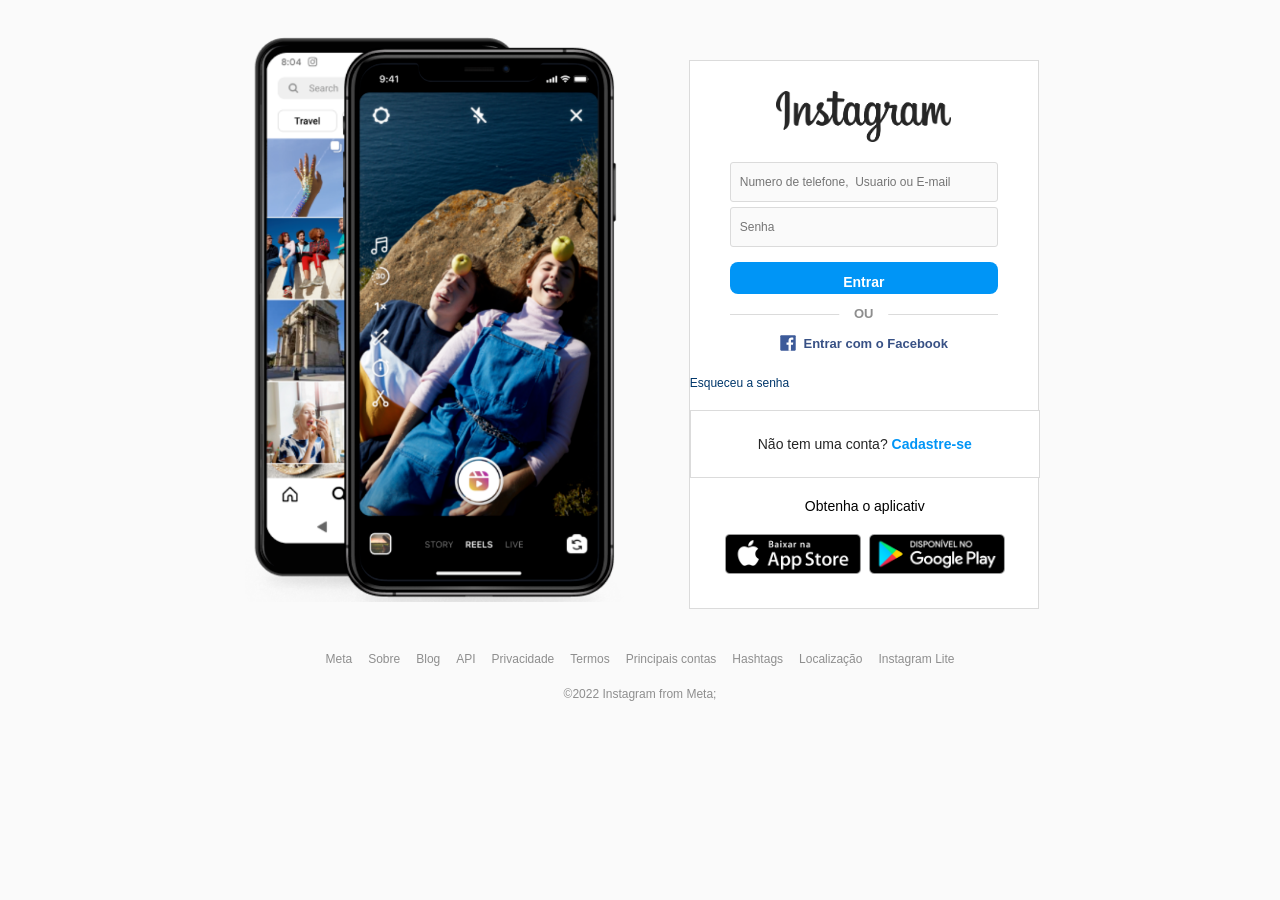
<file: 10_CLONE_HOME_INSTA/index.html>
<!DOCTYPE html>
<html lang="en">
<head>
    <meta charset="UTF-8">
    <meta name="viewport" content="width=device-width, initial-scale=1.0">
    <title>Instagram</title>
    <link rel="stylesheet" href="css/style.css">
    <link rel="shortcut icon" href="img/favicon.png" type="image/x-icon">
</head>
<body>
    <main>
        <div id="main-container">
            <!-- BANNER CONTAINER -->
            <div id="banner-container">
                <img src="img/banner2.png" alt="Cria uma conta no instagram">
            </div>

            <!-- LOGIN E REGISTRo -->
             <div id="form-container">
                <div id="form-box">
                    <img id="logo-insta" src="img/logo_instagram.png" alt="Instagram Logo">
                    <form id="login-form">
                        <input type="text" name="username" placeholder="Numero de telefone,  Usuario ou E-mail">
                        <input type="password" name="password" placeholder="Senha">
                        <input type="submit" value="Entrar">
                    </form>

                    <div class="separator">
                        <div class="line"></div>
                        <span>Ou</span>
                    </div>

                    <div id="orther-links">
                        <div id="facebook-login">
                            <a href="#">
                                <img src="img/logo_facebook.svg" alt="Facebook login">
                                <span>Entrar com o Facebook</span>
                            </a>
                        </div>
                    </div>

                    <div id="forgot-pass">
                        <a href="#">Esqueceu a senha</a>
                    </div>

                    <div id="register-container">
                        <p>Não tem uma conta? <a href="#">Cadastre-se</a></p>
                    </div>

                    <div id="get-app-container">
                        <p>Obtenha o aplicativ</p>
                        <a href="#"><img src="img/apple_btn.png" alt="Apple Store"></a>
                        <a href="#"><img src="img/gplay_btn.png" alt="Google play Store"></a>
                    </div>
                </div>
             </div>
        </div>
    </main>

    <footer>
        <nav>
            <ul id="footer-links">
                <li><a href="#">Meta</a></li>
                <li><a href="#">Sobre</a></li>
                <li><a href="#">Blog</a></li>
                <li><a href="#">API</a></li>
                <li><a href="#">Privacidade</a></li>
                <li><a href="#">Termos</a></li>
                <li><a href="#">Principais contas</a></li>
                <li><a href="#">Hashtags</a></li>
                <li><a href="#">Localização</a></li>
                <li><a href="#">Instagram Lite</a></li>
            </ul>
        </nav>
        <p id="copyright">&copy;2022 Instagram from Meta;</p>
    </footer>
    
</body>
</html>
</file>
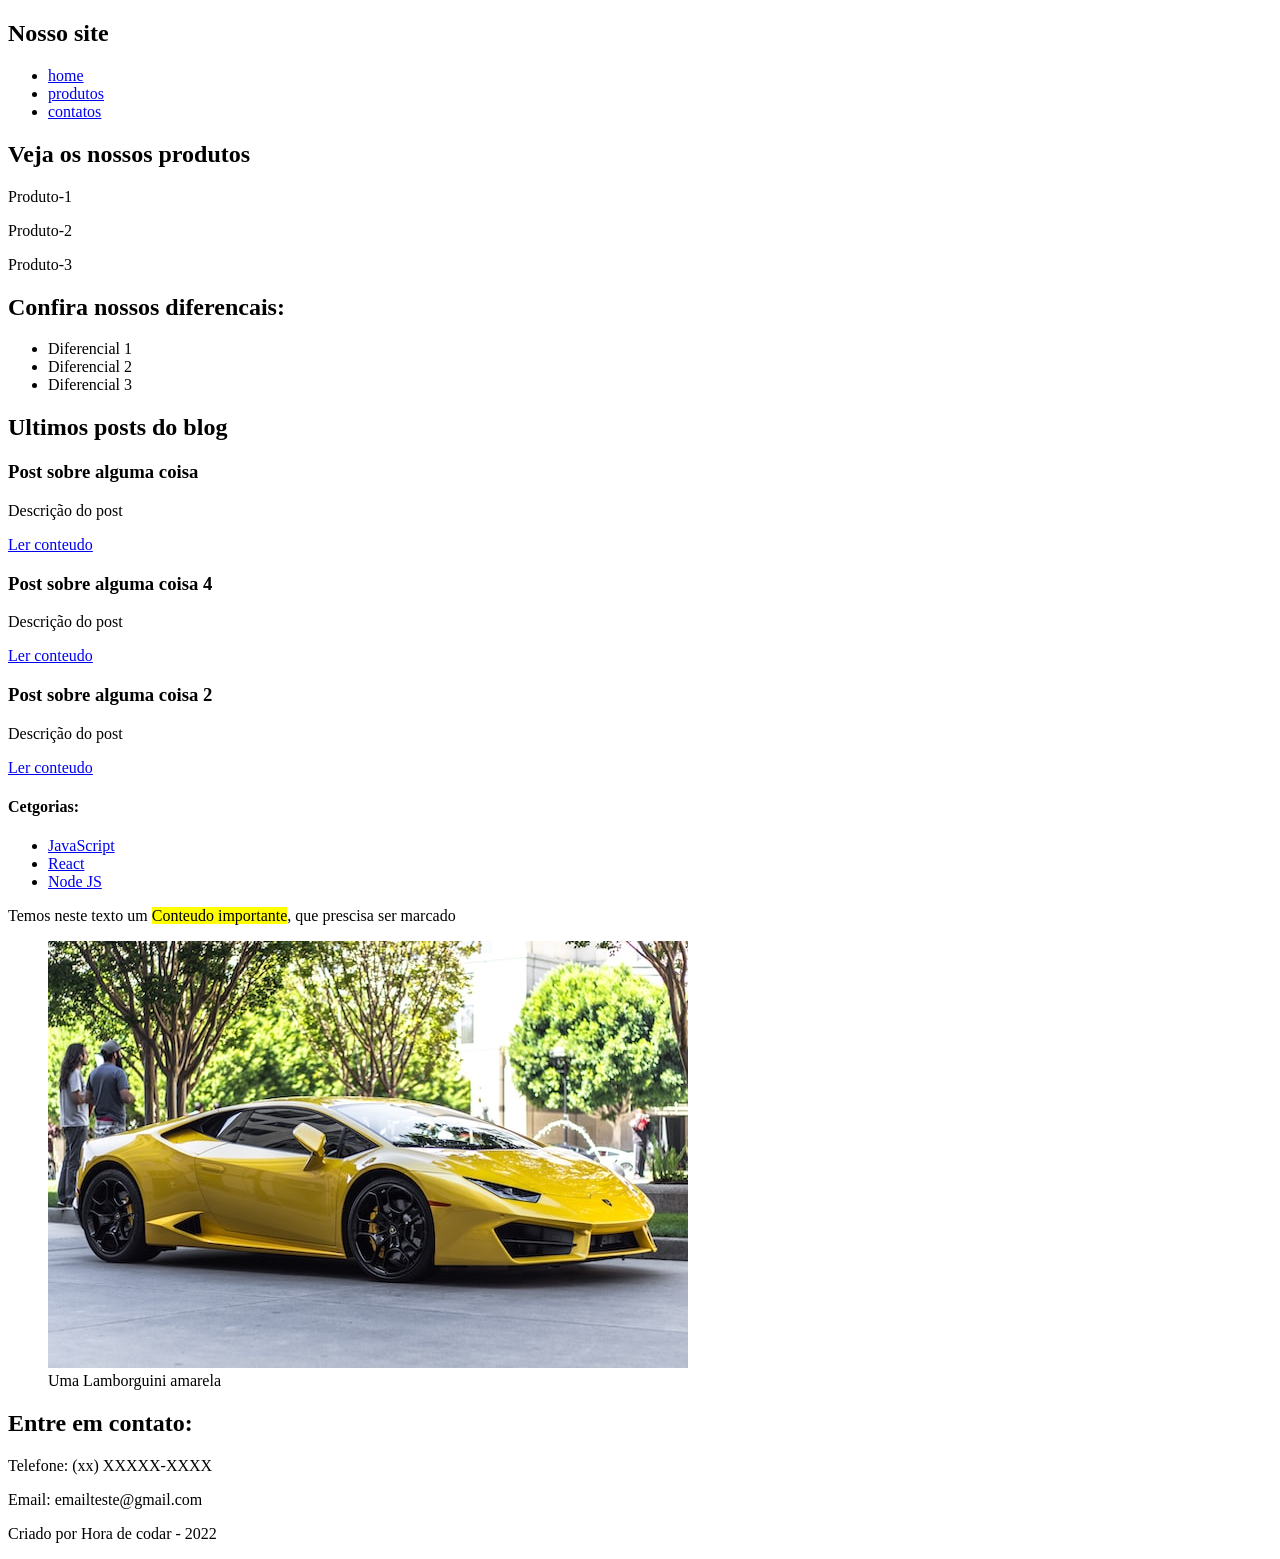
<file: 11_HTML_SEMANTICO/index.html>
<!DOCTYPE html>
<html lang="en">
<head>
    <meta charset="UTF-8">
    <meta name="viewport" content="width=device-width, initial-scale=1.0">
    <title>HTML Semântico</title>
</head>
<body>

    <!-- 3 - HEADER -->
     <header>
        <!-- <h2>Nosso site</h2>
        <ul>
            <li><a href="#">home</a></li>
            <li><a href="#">produtos</a></li>
            <li><a href="#">contatos</a></li>
        </ul> -->

        <!-- 5 - NAV -->
        <nav>
            <h2>Nosso site</h2>
        <ul>
            <li><a href="#">home</a></li>
            <li><a href="#">produtos</a></li>
            <li><a href="#">contatos</a></li>
        </ul>
        </nav>
     </header>

    <!-- 8 - MAIN -->
    <main>
        <!-- 1 - SECTION -->
     <section>
        <h2>Veja os nossos produtos</h2>
        <p>Produto-1</p>
        <p>Produto-2</p>
        <p>Produto-3</p>
     </section>

     <section>
        <h2>Confira nossos diferencais:</h2>
        <ul>
            <li>Diferencial 1</li>
            <li>Diferencial 2</li>
            <li>Diferencial 3</li>
        </ul>
     </section>

    <!-- 2 - ARTICLE -->
     <section>
        <h2>Ultimos posts do blog</h2>
        <article>
            <h3>Post sobre alguma coisa</h3>
            <p>Descrição do post</p>
            <a href="#">Ler conteudo</a>
        </article>
        <article>
            <h3>Post sobre alguma coisa 4</h3>
            <p>Descrição do post</p>
            <a href="#">Ler conteudo</a>
        </article>
        <article>
            <h3>Post sobre alguma coisa 2</h3>
            <p>Descrição do post</p>
            <a href="#">Ler conteudo</a>
        </article>
     </section>
    </main>
     
    <!-- 6 - ASIDE -->
     <aside>
        <h4>Cetgorias:</h4>
        <ul>
            <li><a href="#">JavaScript</a></li>
            <li><a href="#">React</a></li>
            <li><a href="#">Node JS</a></li>
        </ul>
     </aside>

    <!-- 9 - MARK -->
     <p>
        Temos neste texto um <mark> Conteudo importante</mark>, que prescisa ser marcado
     </p>

    <!-- 7 - FIGURE E FIGCAPTION -->
     <figure>
        <img src="img/lambo.jpg" alt="lamboguirne">
        <figcaption>Uma Lamborguini amarela</figcaption>
     </figure>

    <!-- 4 - FOOTER -->
     <footer>
        <div>
            <h2>Entre em contato:</h2>
            <p>Telefone: (xx) XXXXX-XXXX</p>
            <p>Email: emailteste@gmail.com</p>
        </div>
        <p>Criado por Hora de codar - 2022</p>
     </footer>
</body>
</html>
</file>
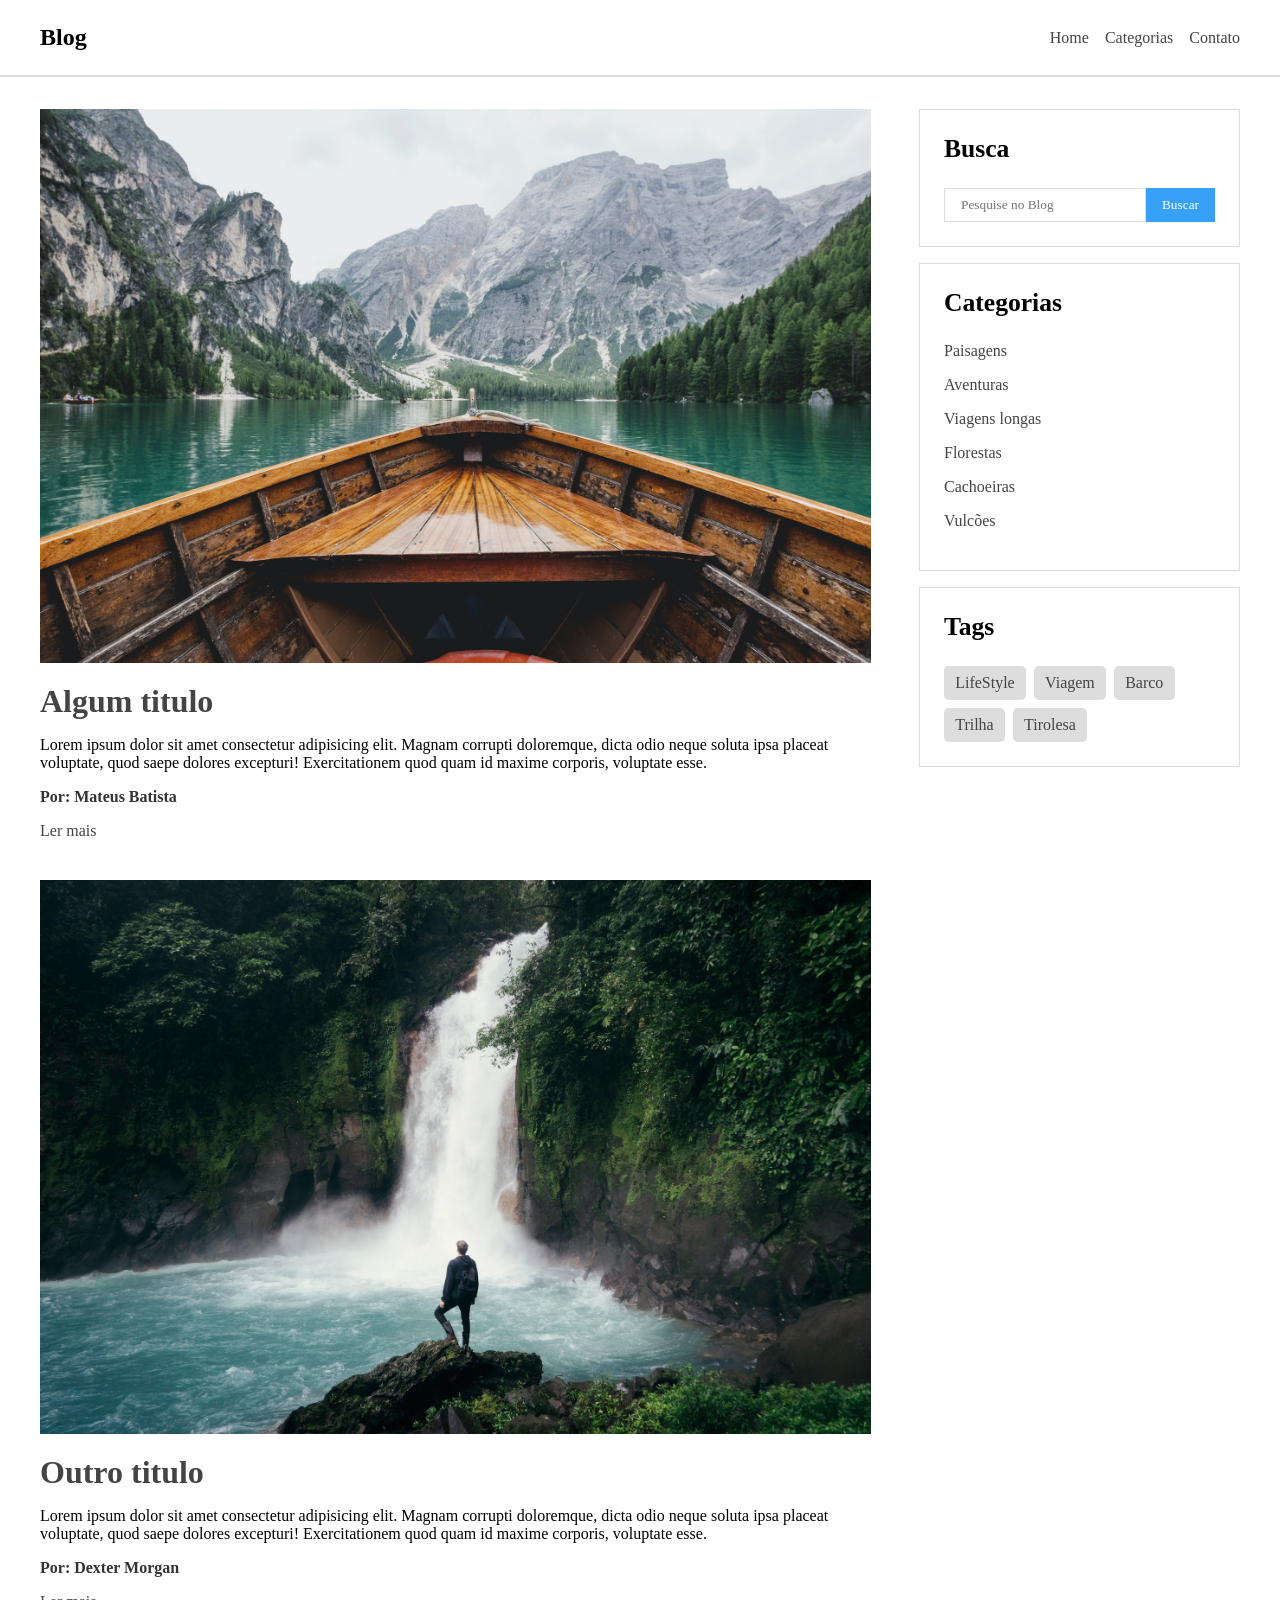
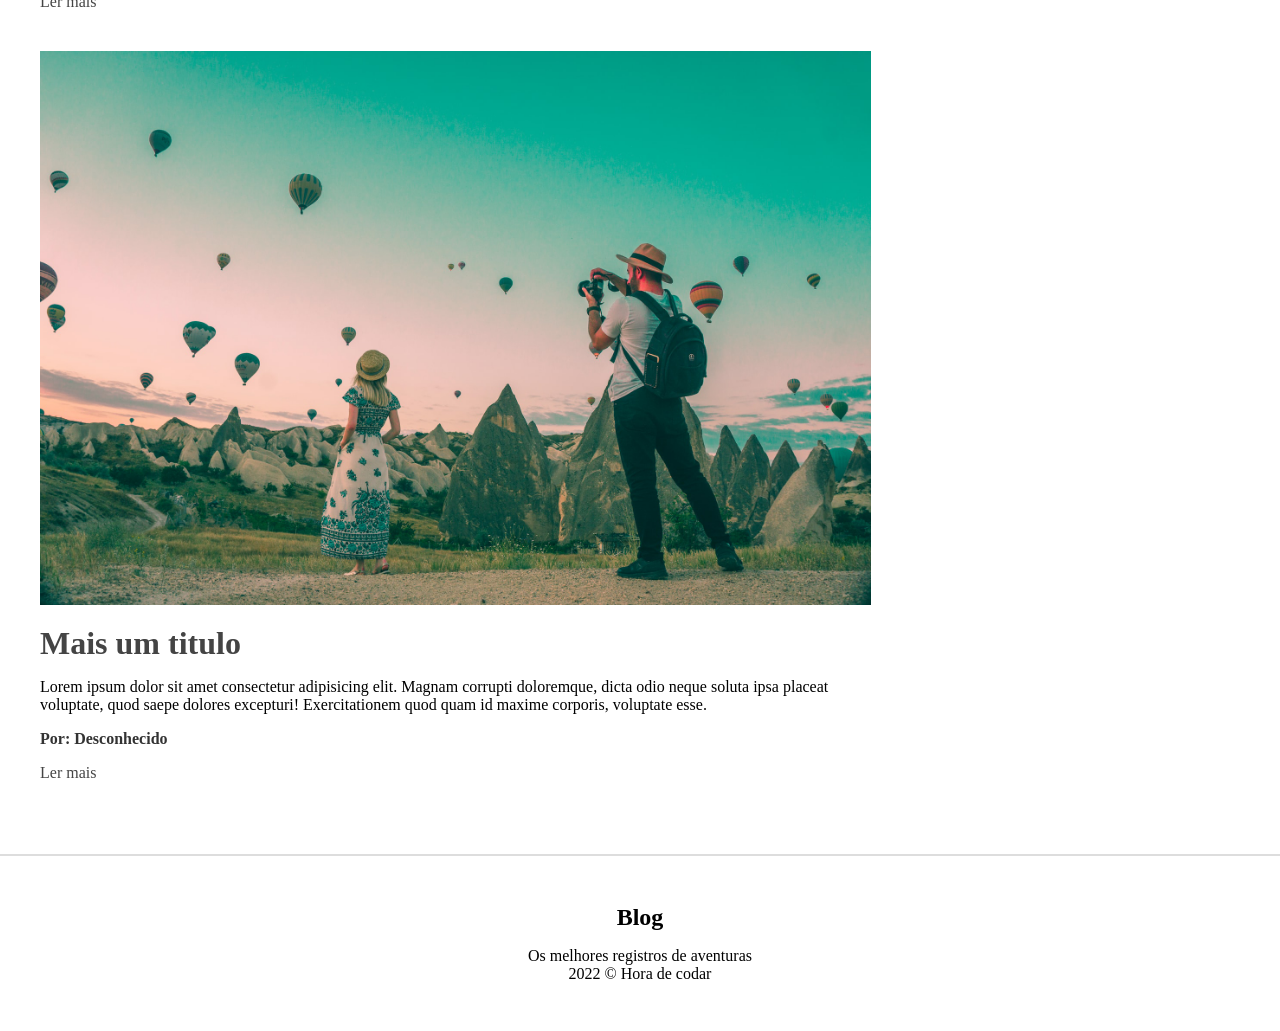
<file: 12_PROJETO_HTML_SEMANTICO/index.html>
<!DOCTYPE html>
<html lang="en">
<head>
    <meta charset="UTF-8">
    <meta name="viewport" content="width=device-width, initial-scale=1.0">
    <link rel="stylesheet" href="css/style.css">
    <title>Blog semantico</title>
</head>
<body>
    <!-- NAVBAR E HEADER -->
    <header>
        <nav id="navbar">
            <div id="navbar-inner">
                <h2>Blog</h2>
                <ul id="nav-links">
                    <li><a href="#">Home</a></li>
                    <li><a href="#">Categorias</a></li>
                    <li><a href="#">Contato</a></li>
                </ul>
            </div>
        </nav>
    </header>

    <!-- MAIN -->
    <div class="container">
        <main id="posts-container">
            <!-- BARCO -->
            <article class="post">
                <img src="img/f1.jpg" alt="passeio de barco">
                <h3 class="title"><a href="#">Algum titulo</a></h3>
                <p class="description">Lorem ipsum dolor sit amet consectetur adipisicing elit. Magnam corrupti doloremque, dicta odio neque soluta ipsa placeat voluptate, quod saepe dolores excepturi! Exercitationem quod quam id maxime corporis, voluptate esse.</p>
                <p class="author">Por: Mateus Batista</p>
                <a href="#">Ler mais</a>
            </article>

            <!-- CACHOEIRA -->
            <article class="post">
                <img src="img/f2.jpg" alt="cachoeira">
                <h3 class="title"><a href="#">Outro titulo</a></h3>
                <p class="description">Lorem ipsum dolor sit amet consectetur adipisicing elit. Magnam corrupti doloremque, dicta odio neque soluta ipsa placeat voluptate, quod saepe dolores excepturi! Exercitationem quod quam id maxime corporis, voluptate esse.</p>
                <p class="author">Por: Dexter Morgan</p>
                <a href="#">Ler mais</a>
            </article>

            <!-- SHOW DE BALÕES -->
            <article class="post">
                <img src="img/f3.jpg" alt="show de balões">
                <h3 class="title"><a href="#">Mais um titulo</a></h3>
                <p class="description">Lorem ipsum dolor sit amet consectetur adipisicing elit. Magnam corrupti doloremque, dicta odio neque soluta ipsa placeat voluptate, quod saepe dolores excepturi! Exercitationem quod quam id maxime corporis, voluptate esse.</p>
                <p class="author">Por: Desconhecido</p>
                <a href="#">Ler mais</a>
            </article>
           
        </main>
        <aside id="sidebar">
            <!-- BUSCA -->
             <section id="search-bar">
                <h4>Busca</h4>
                <form>
                    <input type="text" placeholder="Pesquise no Blog">
                    <input type="submit" value="Buscar">
                </form>
             </section>

             <!-- CATEGORIAS -->
              <section id="categories">
                <h4>Categorias</h4>
                <nav>
                    <ul>
                        <li><a href="#">Paisagens</a></li>
                        <li><a href="#">Aventuras</a></li>
                        <li><a href="#">Viagens longas</a></li>
                        <li><a href="#">Florestas</a></li>
                        <li><a href="#">Cachoeiras</a></li>
                        <li><a href="#">Vulcões</a></li>
                    </ul>
                </nav>
              </section>

              <!-- TAG -->
               <section id="tags">
                <h4>Tags</h4>
                <div id="tags-container">
                    <a href="#">LifeStyle</a>
                    <a href="#">Viagem</a>
                    <a href="#">Barco</a>
                    <a href="#">Trilha</a>
                    <a href="#">Tirolesa</a>
                </div>
               </section>
        </aside>
    </div>

    <footer id="footer">
        <h2>Blog</h2>
        <p>Os melhores registros de aventuras</p>
        <p>2022 &copy; Hora de codar</p>
    </footer>

</body>
</html>
</file>
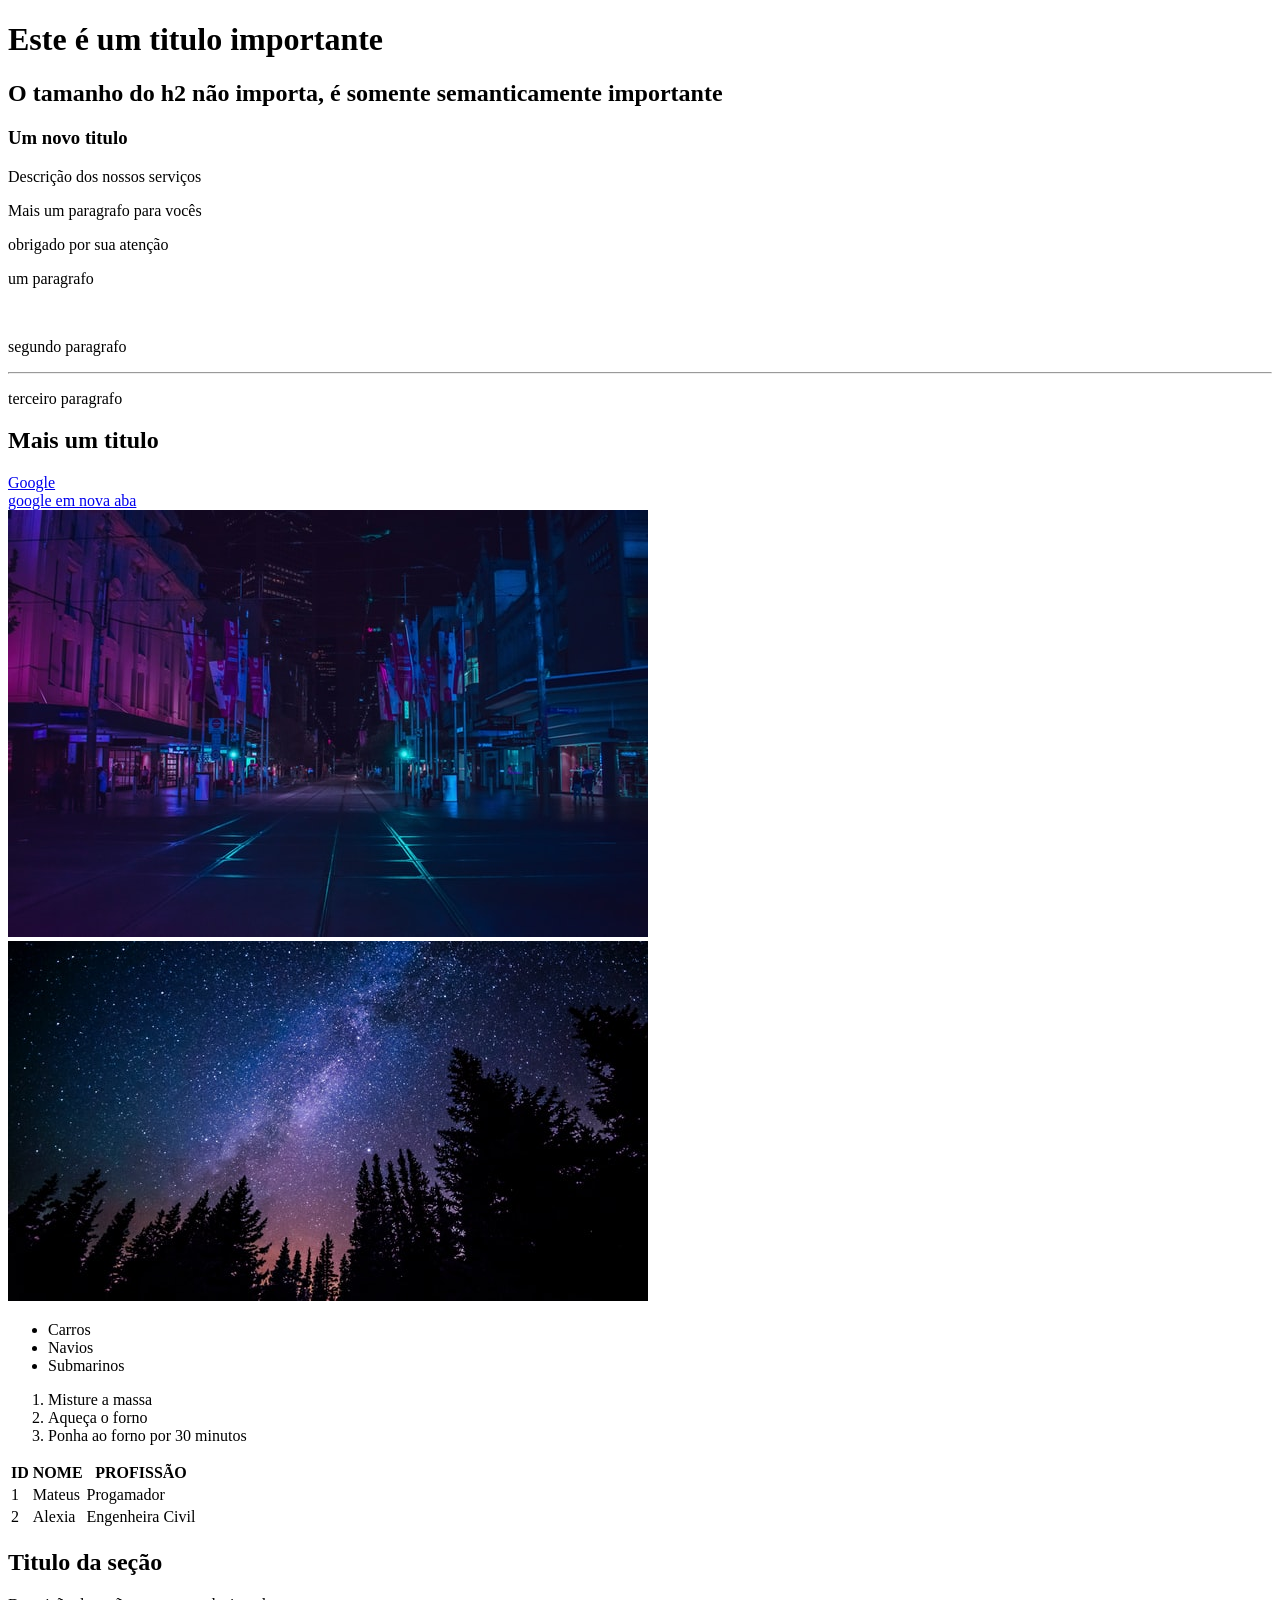
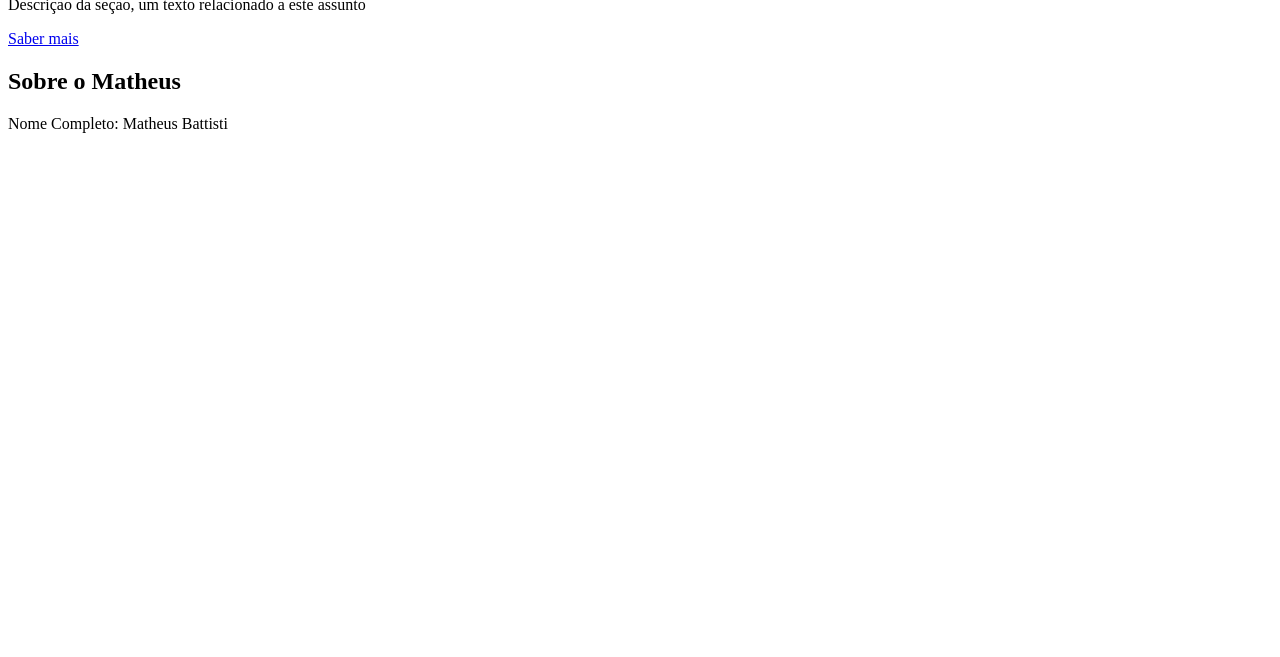
<file: 2_HTML/index.html>
<!DOCTYPE html>
<html>
    <head>
        <title>HTML Fundamentos 2</title>
    </head>
    <body style="padding-bottom: 500px;">

        <!-- 1 - TITULOS-->
        <h1>Este é um titulo importante</h1>
        <h2>O tamanho do h2 não importa, é somente semanticamente importante</h2>
        <h3>Um novo titulo</h3>

        <!-- 2 - PARAGRAFOD-->
        <p>Descrição dos nossos serviços</p>
        <p>Mais um paragrafo para vocês</p>
        <p>obrigado por sua atenção</p>

        <!-- 3 - TAGS SEM CONTEUDO-->
        <p>um paragrafo</p>
        <br>
        <p>segundo paragrafo</p>
        <hr>
        <p>terceiro paragrafo</p>

        <!-- 4 - COMENTARIOS -->
        <!-- Este é um comentario-->
         <H2>Mais um titulo</H2>
         <!-- Outro comentario-->

        <!-- 5 - ATRIBUTOS-->
         <a href="http://google.com">Google</a>
         <br/>

        <!-- 6 - ABRIR LINK NOVA ABA-->
          <a href="http://google.com" target="_blank"> google em nova aba</a>
          <br/>

        <!-- 7 - IMAGEM-->
           <img src="img/city.jpg"/>

        <!-- 8 - ATRIBUTO ALT-->
         <img src="img/nature.jpg" alt="noite na floreta"/>

         <!-- 9 - LISTA NÃO ORDENADA-->
          <ul>
            <li>Carros</li>
            <li>Navios</li>
            <li>Submarinos</li>
          </ul>

        <!-- 10 - LISTA ORDENADA-->
          <ol>
            <li>Misture a massa</li>
            <li>Aqueça o forno</li>
            <li>Ponha ao forno por 30 minutos</li>
          </ol>

        <!-- 11 - TABELAS-->
         <table>
            <tr>
                <th>ID</th>
                <th>NOME</th>
                <th>PROFISSÃO</th>
            </tr>
            <tr>
                <td>1</td>
                <td>Mateus</td>
                <td>Progamador</td>
            </tr>
            <tr>
                <td>2</td>
                <td>Alexia</td>
                <td>Engenheira Civil</td>
            </tr>
         </table>

         <!-- 12 - DIV-->
         <div>
            <h2>Titulo da seção</h2>
            <p>Descrição da seção, um texto relacionado a este assunto</p>
            <a href="#">Saber mais</a>
         </div>
         <div>
            <h2>Sobre o Matheus</h2>
            <p>Nome Completo: Matheus Battisti</p>
         </div>
    </body>
</html>
</file>
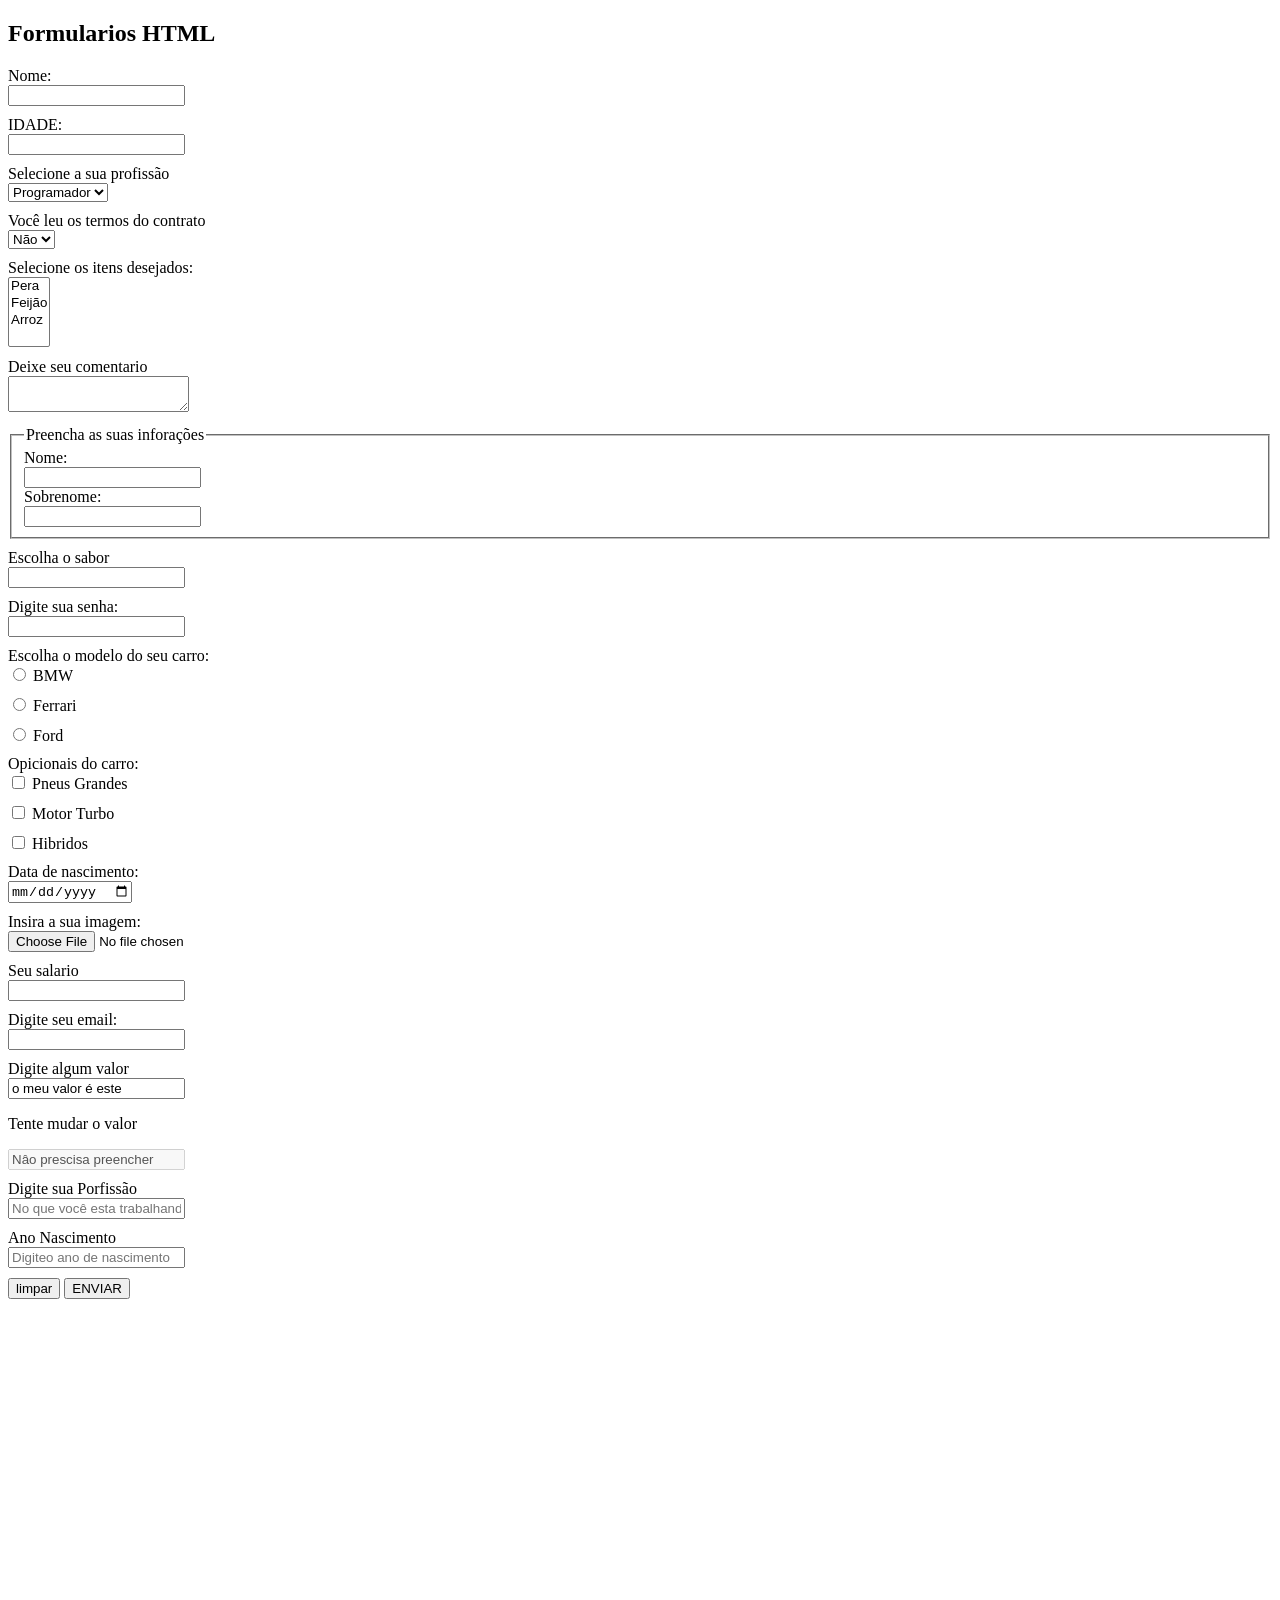
<file: 5_FORM/index.html>
<!DOCTYPE html>
<html lang="en">
<head>
    <meta charset="UTF-8">
    <meta name="viewport" content="width=device-width, initial-scale=1.0">
    <title>Formulario</title>
    <link rel="stylesheet" href="css/style.css">
</head>
<body>
    <h2>Formularios HTML</h2>
    <!-- 1 - PRIMEIRO FORMULÁRIO -->
    <!-- 2 - ATRIBUTOS FORMULÁRIO -->
    <form action="register.php" method="GET"></form>
        <div>
            <label>Nome:</label>
            <input type="text">
        </div>

        <!-- 3 - ATRIBUTO NAME -->
        <div>
            <label>
                <!-- 4 - ATRIBUTO LABEL -->
                <label for="age">IDADE:</label>
                <input type="text" name="age">
            </label>
        </div>

        <!-- 6 - SELECT -->
         <div>
            <label for="job">Selecione a sua profissão</label>
            <select name="job">
                <option value="programador">Programador</option>
                <option value="tester">Tester/QA</option>
                <option value="devOps">DevOps</option>
            </select>
         </div>

        <!-- 7 - ATRIBUTO SELECTED  -->
         <div>
            <label for="contract">Você leu os termos do contrato</label>
            <select name="contract">
                <option value="sim">Sim</option>
                <option value="não" selected>Não</option>
            </select>
         </div>
        
        <!-- 8 MULTIPLAS OPÇÕES -->
         <div>
            <label for="items">Selecione os itens desejados:</label>
            <select name="items" multiple>
                <option value="pera">Pera</option>
                <option value="feijao">Feijão</option>
                <option value="arroz">Arroz</option>
            </select>
         </div>

        <!-- 9 - TEXTAREA -->
         <div>
            <label for="comment">Deixe seu comentario</label>
            <textarea name="comment"></textarea>
         </div>

        <!-- 10 - FIELDSET E LEGEND -->
         <div>
            <fieldset>
                <legend>Preencha as suas inforações</legend>
                <label for="firstname">Nome:</label>
                <input type="text" name="firstname">
                <label for="lastname">Sobrenome:</label>
                <input type="text" name="lastname">
            </fieldset>
         </div>

        <!-- 11 - DATALIST -->
         <div>
            <label for="flavor">Escolha o sabor</label>
            <input type="text" list="flavors" name="flavor">

            <datalist id="flavors">
                <option value="Cereja"></option>
                <option value="Abacaxi"></option>
                <option value="Morango"></option>
                <option value="Chocolate"></option>
            </datalist>
         </div>

        <!-- 12 - IMPUT SENHA -->
         <div>
            <label for="password">Digite sua senha:</label>
            <input type="password" name="password">
         </div>

        <!-- 14 - INPUT RADIO -->
         <div>
            <label for="car_model">Escolha o modelo do seu carro:</label>
            <div class="radio">
                <input type="radio" value="bmw" name="car_model">
                <label for="bmw">BMW</label>
            </div>
            <div class="radio">
                <input type="radio" value="ferrari" name="car_model">
                <label for="ferrari">Ferrari</label>
            </div>
            <div class="radio">
                <input type="radio" value="ford" name="car_model">
                <label for="ford">Ford</label>
            </div>
         </div>

        <!-- 15 - CHECKBOX -->
         <div>
            <label for="optionals">Opicionais do carro:</label>
            <div class="radio">
                <input type="checkbox" name="optional[]" value="big_tires">
                <label for="bit_tires">Pneus Grandes</label>
            </div>
            <div class="radio">
                <input type="checkbox" name="optional[]" value="turbo_engine">
                <label for="turbo_engine">Motor Turbo</label>
            </div>
            <div class="radio">
                <input type="checkbox" name="optional[]" value="hybrid">
                <label for="hybrid">Hibridos</label>
            </div>
         </div>

        <!-- 16 - IMPUT DATA -->
         <div>
            <label for="birthday">Data de nascimento:</label>
            <input type="date" name="birthday">
         </div>

         
        <!-- 17 - IMPUT DE ARQUIVOS -->
         <div>
            <label for="image">Insira a sua imagem:</label>
            <input type="file" name="image">
         </div>

        <!-- 18 - IMPUT PARA NUMEROS -->
         <div>
            <label for="salary">Seu salario</label>
            <input type="number" name="salary">
         </div>

        <!-- 19 - IMPUT PARA EMAILS -->
         <div>
            <label for="email">Digite seu email:</label>
            <input type="email" name="email">
         </div>

        <!-- 20 - VALUE -->
         <div>
            <label for="value">Digite algum valor</label>
            <input type="text" value="o meu valor é este" name="value">
         </div>

        <!-- 21 - ATRIBUTO DISABLED -->
         <div>
            <p>Tente mudar o valor</p>
            <input type="text" value="Nâo prescisa preencher" disabled>
         </div>

        <!-- 22 - ATRIBUTO PLACEHOLDER -->
         <div>
            <label for="currentjob">Digite sua Porfissão</label>
            <input type="text" name="currentjob" placeholder="No que você esta trabalhando agora?">
         </div>

        <!-- 23 - ATRIBUTO REQUIRED -->
         <div>
            <label for="birthyear">Ano Nascimento</label>
            <input type="text" placeholder="Digiteo ano de nascimento" required>
         </div>

        <!-- 13 - RESETAT FORM -->
         <input type="reset" value="limpar">

        <!-- 5 - ENVIO DO FORMES -->
         <input type="submit" value="ENVIAR">

        

    </form>
</body>
</html>
</file>
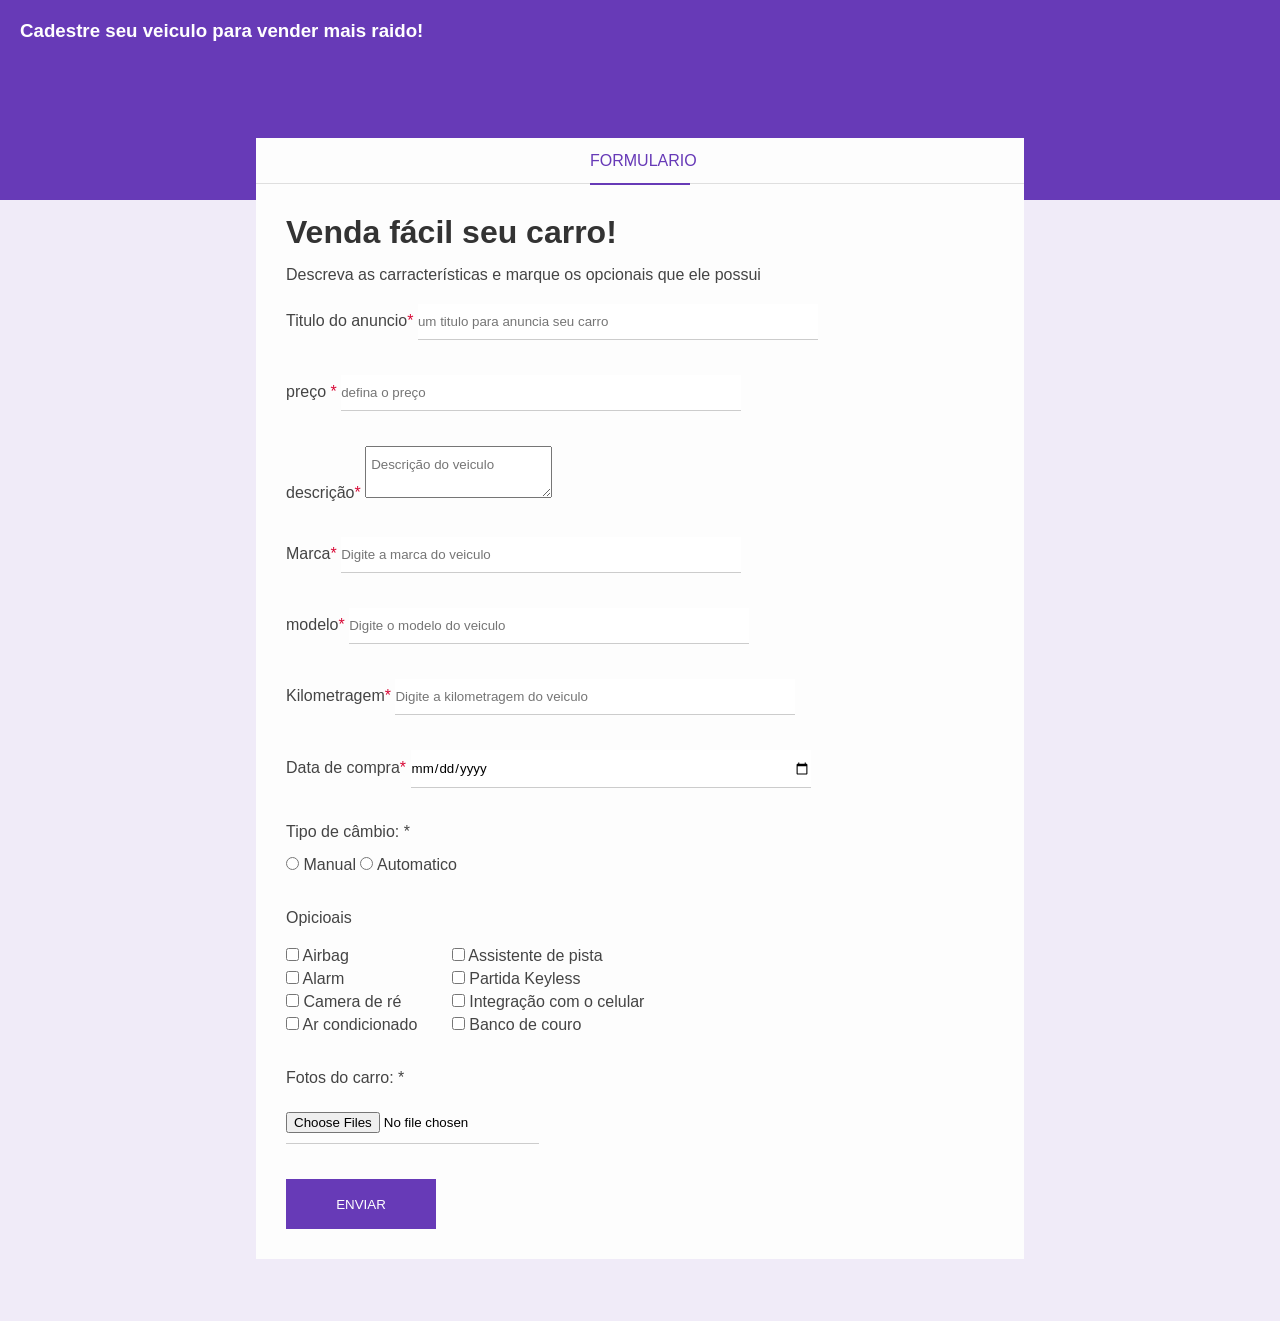
<file: 6_FORM_PROJECT/index.html>
<!DOCTYPE html>
<html lang="en">
<head>
    <meta charset="UTF-8">
    <meta name="viewport" content="width=device-width, initial-scale=1.0">
    <title>Venda seu carro</title>
    <link rel="stylesheet" href="css/style.css">
</head>
<body>
    <div class="container">
        <div class="header">
            <h3>Cadestre seu veiculo para vender mais raido!</h3>
        </div>
        <div class="form-container">
            <div class="form-header">
                <p>Formulario</p>
            </div>
            <div class="form-body">
                <h1 class="form-title">Venda fácil seu carro!</h1>
                <p>Descreva as carracterísticas e marque os opcionais que ele possui</p>
                <form>
                    <!-- TITULO DE VENDA -->
                    <div class="box-input">
                        <label for="title">
                            Titulo do anuncio<span class="required-field">*</span></label>
                        <input 
                            type="text" 
                            name="title" 
                            id="title" 
                            class="block"
                            placeholder="um titulo para anuncia seu carro" 
                            minlength="1" 
                            maxlength="30" 
                            required>
                    </div>

                    <!-- PREÇO -->
                    <div class="box-input">
                        <label for="price">preço <span class="required-field">*</span></label>
                        <input 
                            type="number" 
                            name="price" 
                            id="price" 
                            class="block"
                            placeholder="defina o preço"  required>
                    </div>

                    <!-- DESCRIÇAÕ -->
                    <div class="box-input">
                        <label for="description">descrição<span class="required-field">*</span></label>
                        <textarea name="description" id="description" class="block"
                        placeholder="Descrição do veiculo"></textarea>
                    </div>

                    <!-- MARCA -->
                    <div class="box-input">
                        <label for="brand">
                            Marca<span class="required-field">*</span></label>
                        <input 
                            type="text" 
                            name="brand" 
                            id="brand" 
                            class="block"
                            placeholder="Digite a marca do veiculo" 
                            required>
                    </div>

                    <!-- MODELO -->
                    <div class="box-input">
                        <label for="model">
                            modelo<span class="required-field">*</span></label>
                        <input 
                            type="text" 
                            name="model" 
                            id="model" 
                            class="block"
                            placeholder="Digite o modelo do veiculo" 
                            required>
                    </div>

                    <!-- KILOMETRAGEM -->
                    <div class="box-input">
                        <label for="mileage">
                            Kilometragem<span class="required-field">*</span></label>
                        <input 
                            type="number" 
                            name="mileage" 
                            id="mileage" 
                            class="block"
                            placeholder="Digite a kilometragem do veiculo" 
                            required>
                    </div>

                    <!-- DATA DE COMPRA -->
                    <div class="box-input">
                        <label for="purchase_date">
                            Data de compra<span class="required-field">*</span></label>
                        <input 
                            type="date" 
                            name="purchase_date" 
                            id="purchase_date" 
                            class="block" 
                            required>
                    </div>

                    <!-- TIPO DE CAMBIO -->
                    <div class="box-input">
                        <p>Tipo de câmbio: <span class="required-filded">*</span></p>
                        <input type="radio" id="manual" name="gear">
                        <label for="manual">Manual</label>
                        <input type="radio" id="automatico" name="gear">
                        <label for="automatico">Automatico</label>
                    </div>

                    <!-- OPICIONAIS -->
                    <div class="optional-box">
                        <p>Opicioais</p>
                        <ul class="optional-list">
                            <li>
                                <input
                                    type="checkbox" 
                                    id="airbag" 
                                    name="optional[]" 
                                    value="airbag">
                                <label for="airbag">Airbag</label>
                            </li>
                            <li>
                                <input
                                    type="checkbox" 
                                    id="alarm" 
                                    name="optional[]" 
                                    value="alarm">
                                <label for="alarm">Alarm</label>
                            </li>
                            <li>
                                <input
                                    type="checkbox" 
                                    id="reverse_camera" 
                                    name="optional[]" 
                                    value="reverse_camera">
                                <label for="reverse_camera">Camera de ré</label>
                            </li>
                            <li>
                                <input
                                    type="checkbox" 
                                    id="ac" 
                                    name="optional[]" 
                                    value="ac">
                                <label for="ac">Ar condicionado</label>
                            </li>
                        </ul>
                    </div>

                    <!-- OPCIONAL 2 -->
                    <div class="optional-box">
                        <ul class="optional-list">
                            <li>
                                <input
                                    type="checkbox" 
                                    id="lane_assist" 
                                    name="optional[]" 
                                    value="lane_assist">
                                <label for="lane_assist">Assistente de pista</label>
                            </li>
                            <li>
                                <input
                                    type="checkbox" 
                                    id="keyless" 
                                    name="optional[]" 
                                    value="keyless">
                                <label for="keyless">Partida Keyless</label>
                            </li>
                            <li>
                                <input
                                    type="checkbox" 
                                    id="smartphone" 
                                    name="optional[]" 
                                    value="smartphone">
                                <label for="smartphone">Integração com o celular</label>
                            </li>
                            <li>
                                <input
                                    type="checkbox" 
                                    id="leather_seat" 
                                    name="optional[]" 
                                    value="leather_seat">
                                <label for="leather_seat">Banco de couro</label>
                            </li>
                        </ul>
                    </div>

                    <!-- ENVIAR FOTOS -->
                    <div class="box-input">
                        <p>Fotos do carro: <span class="required-filded">*</span></p>
                        <input 
                            type="file" 
                            multiple accept="image/png, imagem/jpg" 
                            id="imagem" 
                            name="imagem" 
                            required
                        >
                    </div>
                    <input type="submit" value="Enviar" class="btn-submit">  
                </form>
            </div>
        </div>
    </div>
</body>
</html>
</file>
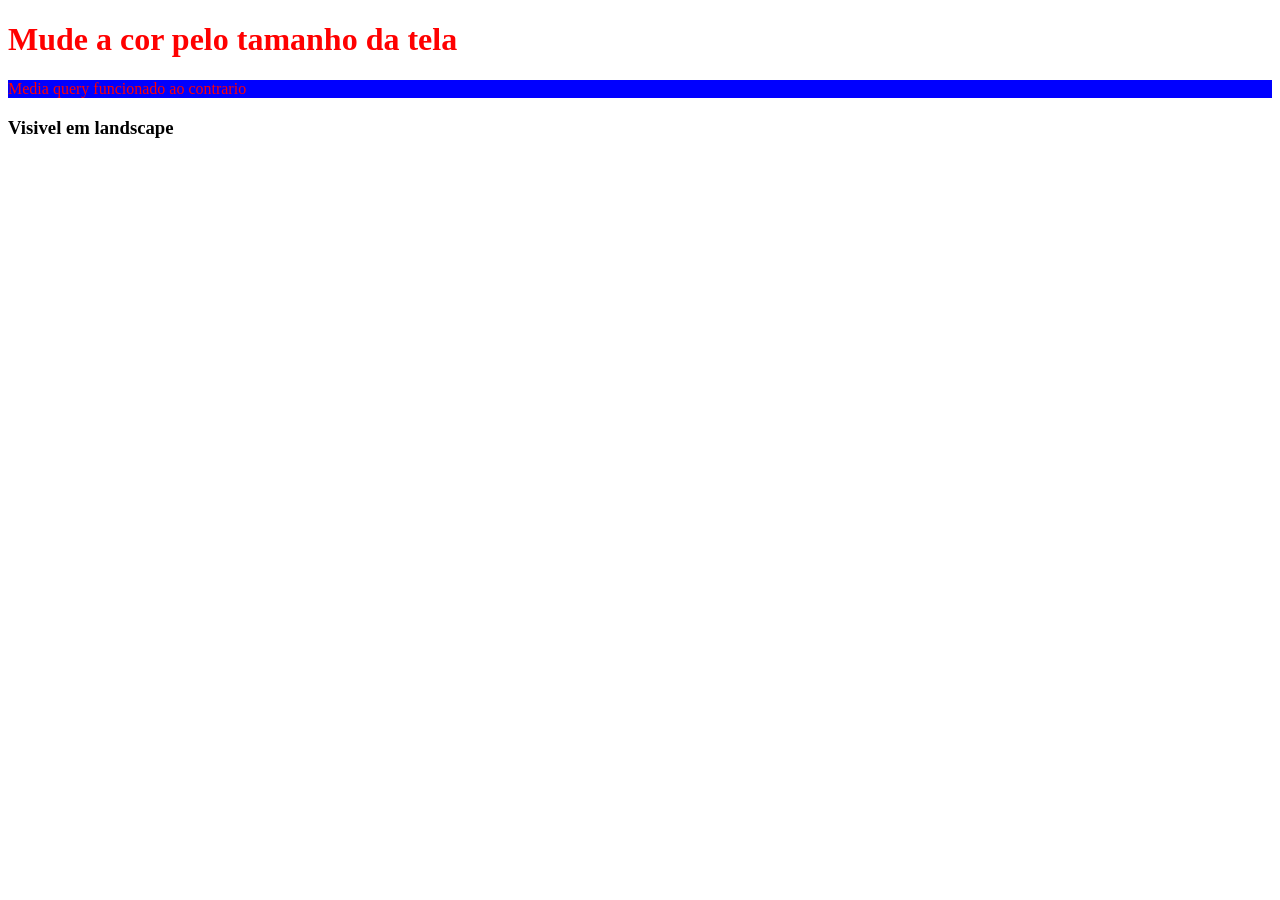
<file: 7_RESPONSIVIDADE/index.html>
<!DOCTYPE html>
<html lang="en">
<head>
    <meta charset="UTF-8">
    <!-- 1 - META TAG DE RESPONSIVIDADE -->
    <meta name="viewport" content="width=device-width, initial-scale=1.0">
    <title>Responsividade</title>
    <link rel="stylesheet" href="css/style.css">
</head>
<body>
    <!-- 2 - MEDIA QUERY -->
     <h1>Mude a cor pelo tamanho da tela</h1>

    <!-- 3 - MIN-WIDTH -->
     <p>Media query funcionado ao contrario</p>

    <!-- 4 - LANDSCAPE -->
     <h3>Visivel em landscape</h3>
</body>
</html>
</file>
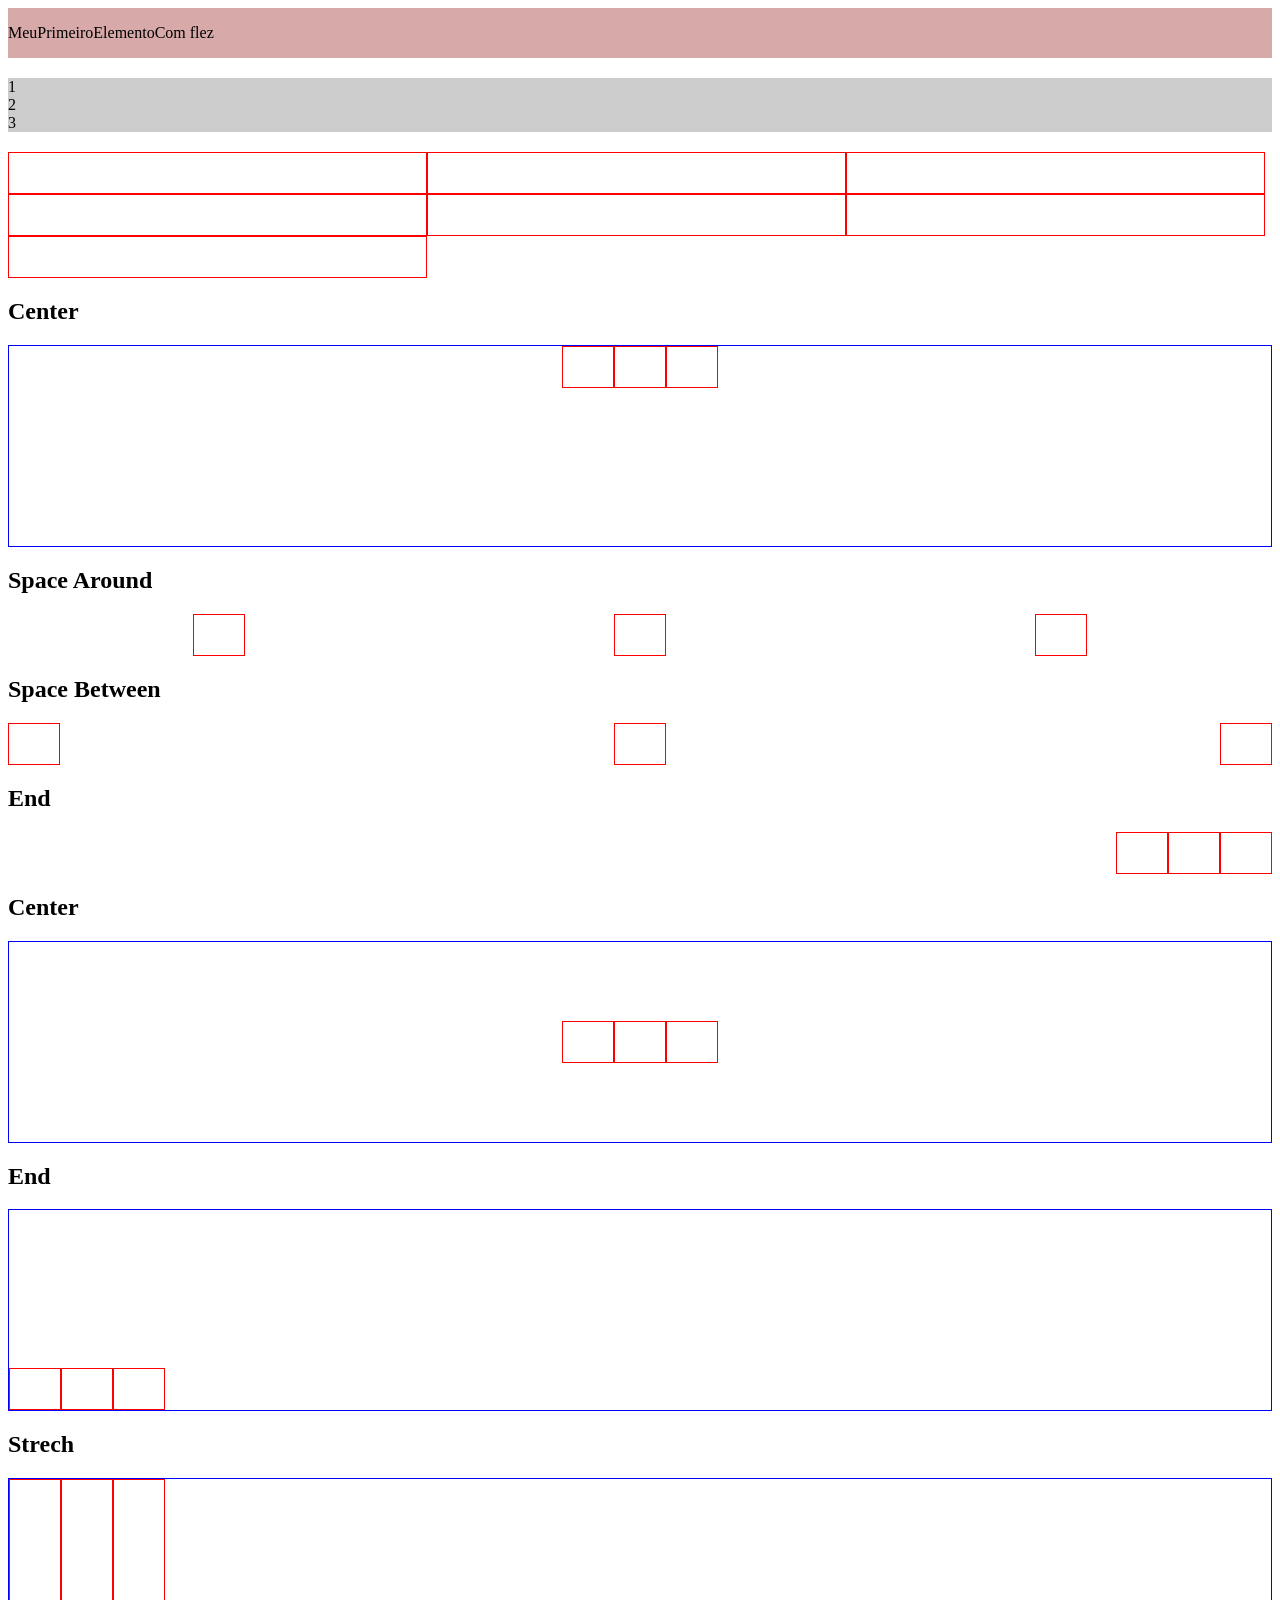
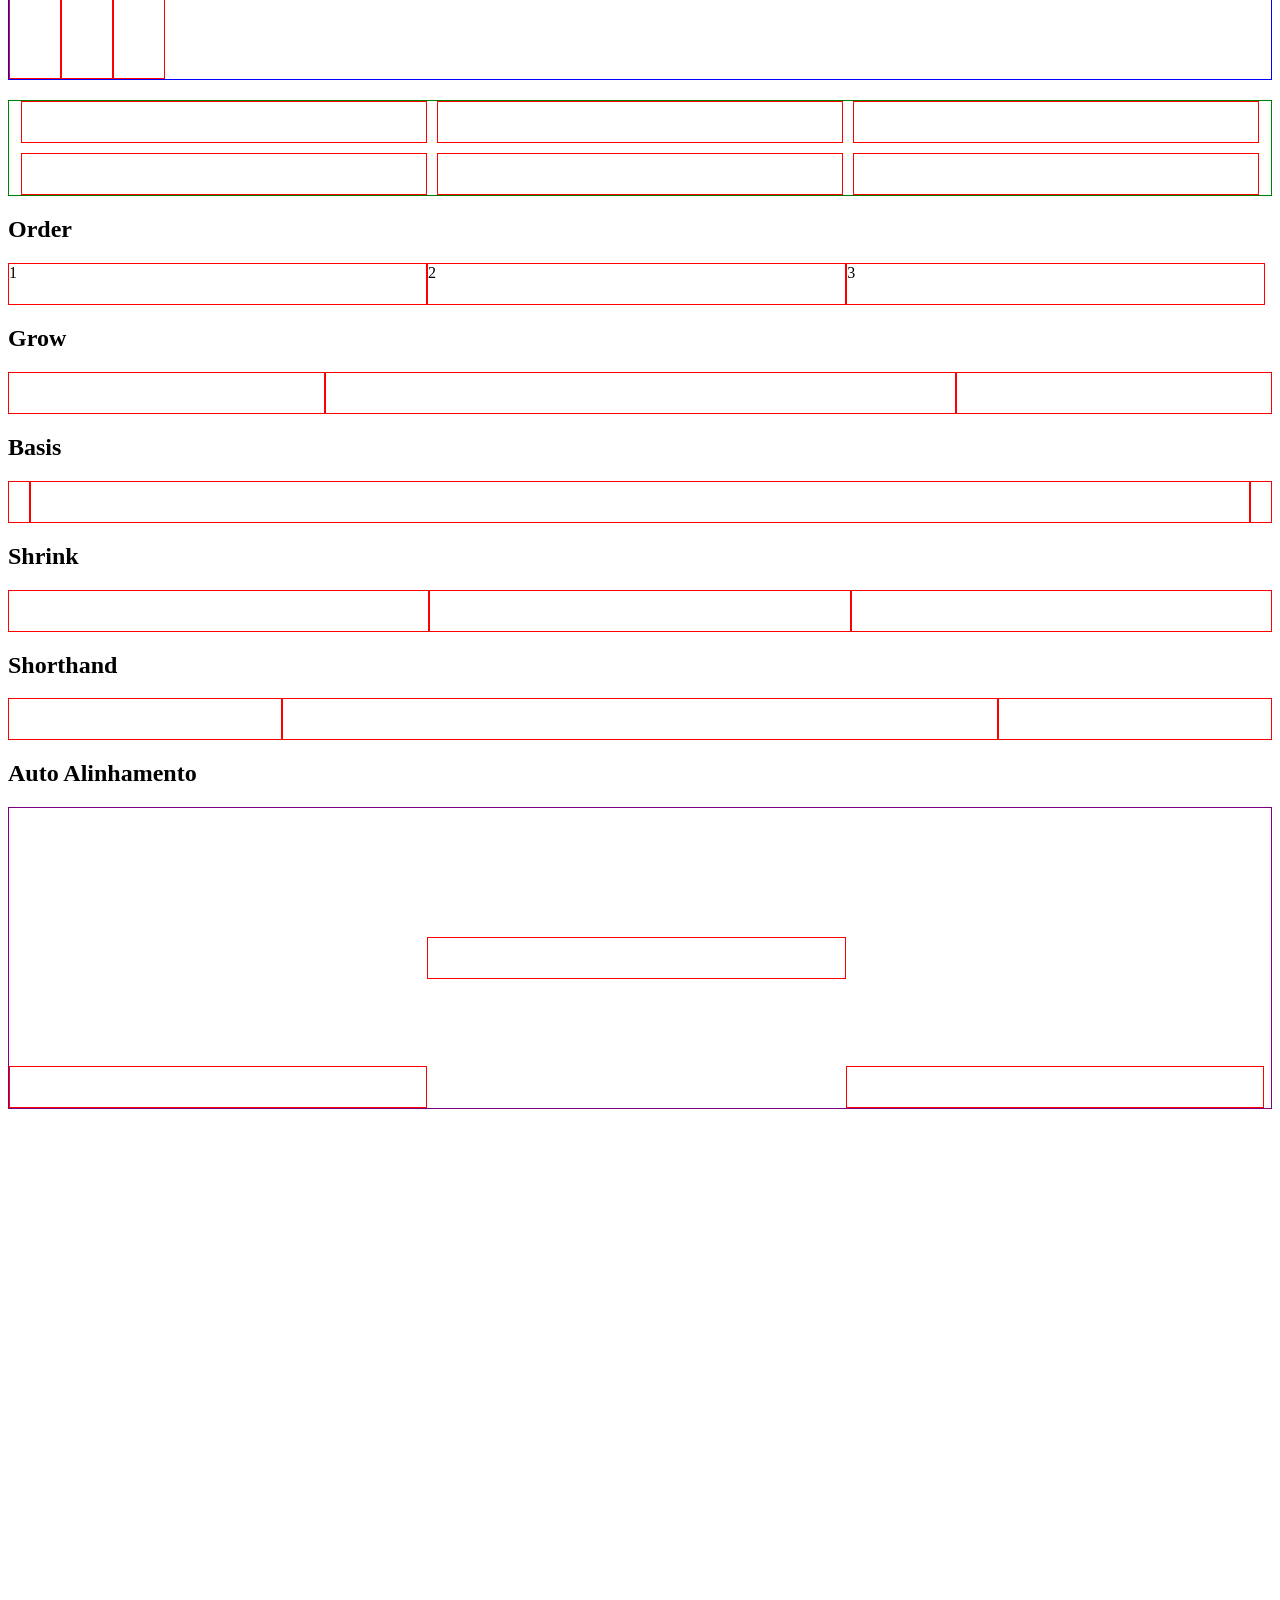
<file: 9_FLEXBOX/index.html>
<!DOCTYPE html>
<html lang="en">

<head>
    <meta charset="UTF-8">
    <meta name="viewport" content="width=device-width, initial-scale=1.0">
    <title>Flexbox</title>
    <link rel="stylesheet" href="css/style.css">
</head>

<body>
    <!-- 1 - FLEXBOX -->
    <div class="flex">
        <p>Meu</p>
        <p>Primeiro</p>
        <p>Elemento</p>
        <p>Com flez</p>
    </div>

    <!-- 2 - COLUMN -->
    <div class="flex-column">
        <span>1</span>
        <span>2</span>
        <span>3</span>
    </div>

    <!-- 3 -- FLEX WRAP -->
    <div class="wrap">
        <div class="box"></div>
        <div class="box"></div>
        <div class="box"></div>
        <div class="box"></div>
        <div class="box"></div>
        <div class="box"></div>
        <div class="box"></div>
    </div>

    <!-- 4 - JUSTFY CONTENT -->
     <h2>Center</h2>
     <div class="center">
        <div class="box"></div>
        <div class="box"></div>
        <div class="box"></div>
     </div>


     <h2>Space Around</h2>
     <div class="space-around">
        <div class="box"></div>
        <div class="box"></div>
        <div class="box"></div>
     </div>

     <h2>Space Between</h2>
     <div class="space-between">
        <div class="box"></div>
        <div class="box"></div>
        <div class="box"></div>
     </div>

     <h2>End</h2>
     <div class="end">
        <div class="box"></div>
        <div class="box"></div>
        <div class="box"></div>
     </div>

    <!-- 5 - ALIGN ITEMS -->
     <h2>Center</h2>
     <div class="align-center">
        <div class="box"></div>
        <div class="box"></div>
        <div class="box"></div>
     </div>


     <h2>End</h2>
     <div class="flex-end">
        <div class="box"></div>
        <div class="box"></div>
        <div class="box"></div>
     </div>

     <h2>Strech</h2>
     <div class="stretch">
        <div class="box"></div>
        <div class="box"></div>
        <div class="box"></div>
     </div>

    <!-- 6 - GAP -->
     <div class="gap">
        <div class="box"></div>
        <div class="box"></div>
        <div class="box"></div>
        <div class="box"></div>
        <div class="box"></div>
        <div class="box"></div>
     </div>

    <!-- 7 - ORDER -->
     <h2>Order</h2>
     <div class="order">
        <div class="box" id="three">3</div>
        <div class="box" id="one">1</div>
        <div class="box" id="two">2</div>
     </div>

    <!-- 8 - GROW -->
     <h2>Grow</h2>
     <div class="grow">
        <div class="box"></div>
        <div class="box big"></div>
        <div class="box"></div>
     </div>

    <!-- 9 - BASIS -->
     <h2>Basis</h2>
     <div class="basis">
        <div class="box"></div>
        <div class="box big"></div>
        <div class="box"></div>
     </div>

    <!-- 10 - SHRINK -->
     <h2>Shrink</h2>
     <div class="shrink">
        <div class="box"></div>
        <div class="box small"></div>
        <div class="box"></div>
     </div>

    <!-- 11 - FLEX SHORTHAND -->
     <h2>Shorthand</h2>
     <div class="shorthand">
        <div class="box"></div>
        <div class="box different"></div>
        <div class="box"></div>
     </div>

    <!-- 12 - AUTO ALINHAMENTO -->
     <h2>Auto Alinhamento</h2>
     <div class="auto-aligment">
        <div class="box"></div>
        <div class="box different"></div>
        <div class="box"></div>
     </div>



</body>

</html>
</file>
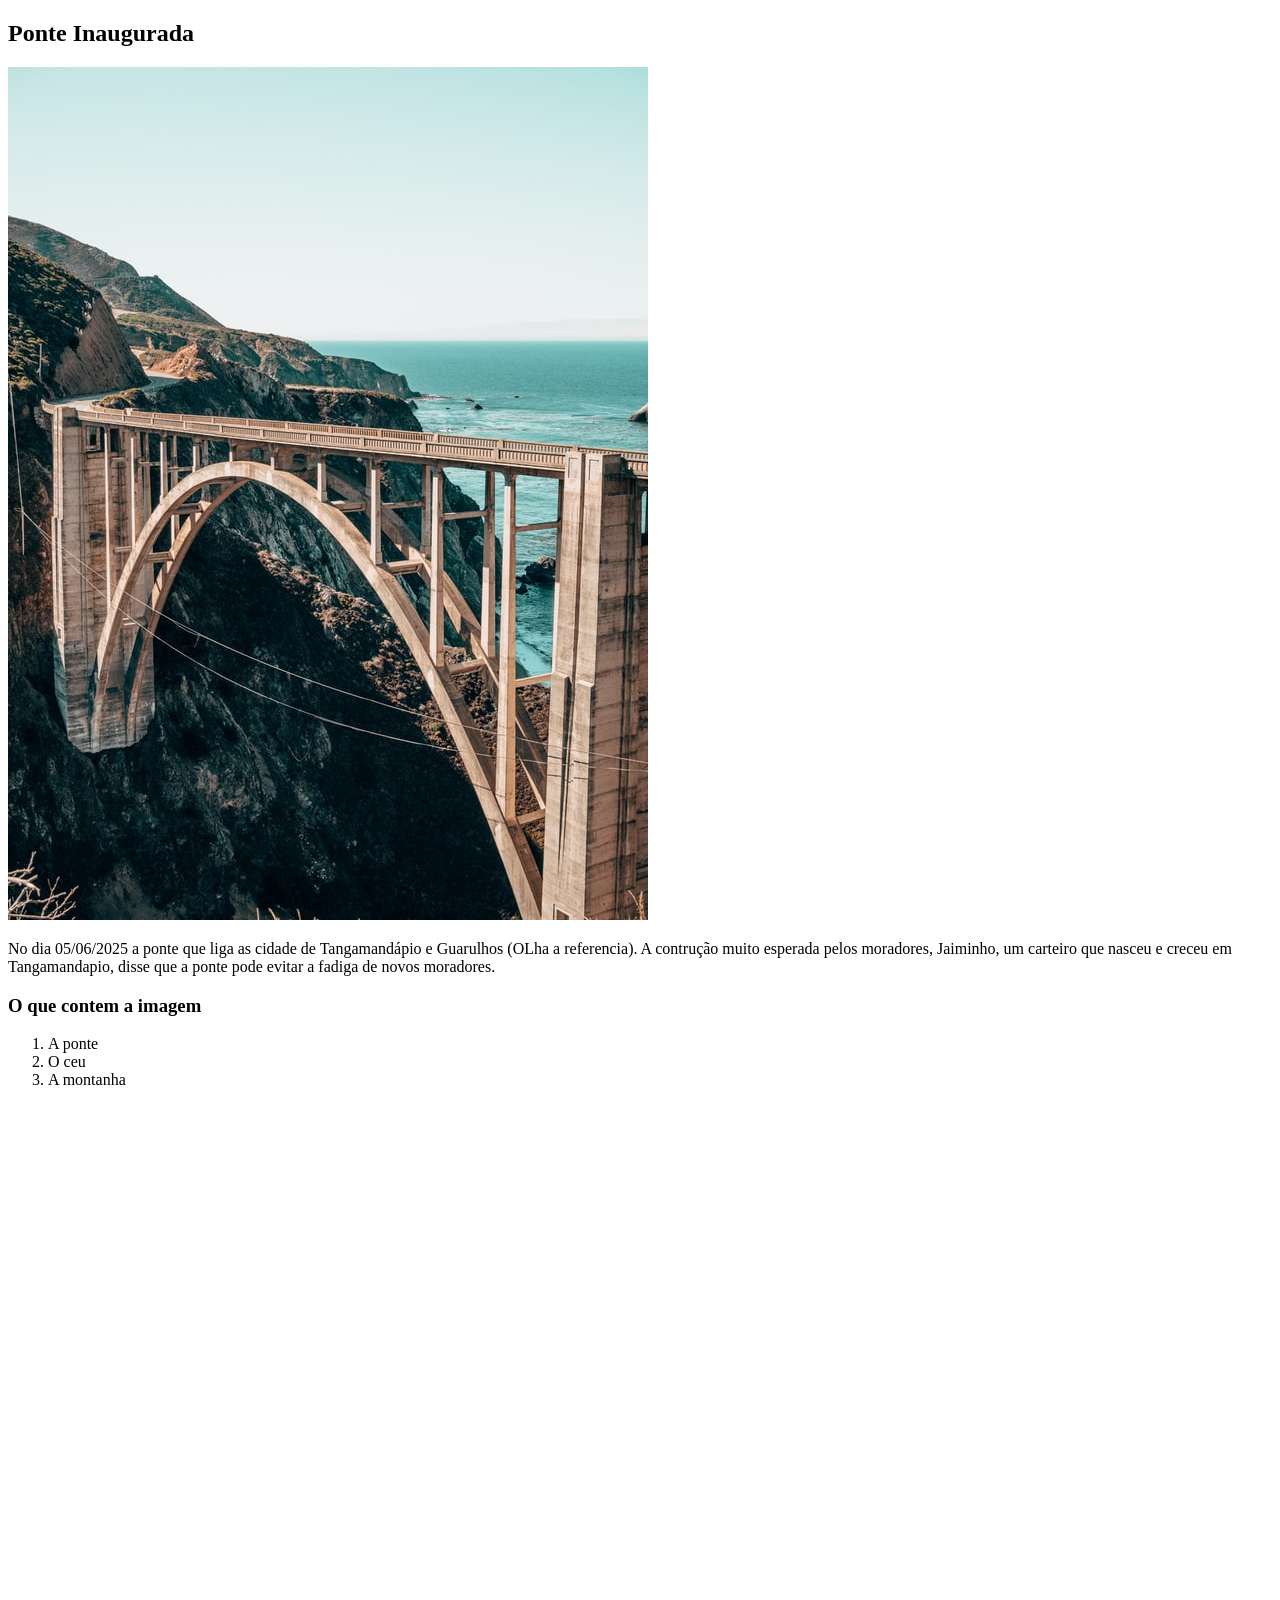
<file: 2_HTML/desafio.html>
<!DOCTYPE html>
<html lang="en">
<head>
    <meta charset="UTF-8">
    <meta name="viewport" content="width=device-width, initial-scale=1.0">
    <title>Artigo da Pontet</title>
</head>
<body style="padding-bottom: 500px;">
    <h2>Ponte Inaugurada</h2>
    <img src="img/bridge.jpg" alt="Ponte recem-feita">
    <p>No dia 05/06/2025 a ponte que liga as cidade de Tangamandápio e Guarulhos (OLha a referencia). A contrução muito esperada pelos moradores, Jaiminho, um carteiro que nasceu e creceu em Tangamandapio, disse que a ponte pode evitar a fadiga de novos moradores.</p>

    <h3>O que contem a imagem</h3>
    <ol>
        <li>A ponte </li>
        <li>O ceu </li>
        <li>A montanha </li>
    </ol>

</body>
</html>
</file>
<file: 10_CLONE_HOME_INSTA/css/style.css>
/* ===========================
   GERAL
=========================== */

* {
    margin: 0;
    padding: 0;
    box-sizing: border-box;
    font-family: Helvetica, Arial, sans-serif;
}

body {
    background-color: #fafafa;
}

/* ===========================
   CONTAINERS
=========================== */

#main-container {
    display: flex;
    justify-content: center;
    align-items: center;
    max-width: 935px;
    margin: 30px auto;
    padding: 0 20px;
}

#banner-container,
#form-container {
    flex: 1;
}

#banner-container {
    text-align: right;
}

#banner-container img {
    width: 100%;
    max-width: 380px;
    margin-right: 15px;
}

#form-container {
    display: flex;
    flex-direction: column;
    align-items: center;
}

/* ===========================
   LOGIN
=========================== */

#form-box {
    background: #fff;
    border: 1px solid #dbdbdb;
    width: 350px;
    margin-top: 30px;
    padding-bottom: 20px;
}

#logo-insta {
    width: 175px;
    height: 51px;
    display: block;
    margin: 30px auto 12px;
}

#login-form {
    margin-top: 20px;
}

#login-form input {
    display: block;
    width: 268px;
    margin: 5px auto;
    padding: 12px 9px;
    font-size: 12px;
    background: #fafafa;
    border: 1px solid #dbdbdb;
    border-radius: 3px;
}

#login-form input[type="submit"] {
    background: #0095f6;
    color: #fff;
    border: none;
    border-radius: 8px;
    height: 32px;
    margin-top: 15px;
    font-size: 14px;
    font-weight: bold;
    cursor: pointer;
    transition: .3s;
}

#login-form input[type="submit"]:hover {
    background: #1877f2;
}

/* ===========================
   SEPARADOR
=========================== */

.separator {
    position: relative;
    margin: 20px 0;
}

.line {
    width: 268px;
    margin: 0 auto;
    border-top: 1px solid #dbdbdb;
}

.separator span {
    position: absolute;
    top: -8px;
    left: 50%;
    transform: translateX(-50%);
    background: #fff;
    padding: 0 15px;
    color: #8e8e8e;
    text-transform: uppercase;
    font-size: 13px;
    font-weight: bold;
}

/* ===========================
   FACEBOOK
=========================== */

#facebook-login {
    margin-bottom: 25px;
}

#facebook-login a {
    display: flex;
    justify-content: center;
    align-items: center;
    text-decoration: none;
    color: #385185;
}

#facebook-login img {
    width: 16px;
    height: 16px;
    margin-right: 8px;
}

#facebook-login span {
    font-size: 13px;
    font-weight: bold;
}

/* ===========================
   ESQUECEU A SENHA
=========================== */

#forgot-pass {
    margin-bottom: 20px;
    font-size: 12px;
}

#forgot-pass a {
    color: #00376b;
    text-decoration: none;
}

/* ===========================
   REGISTRO
=========================== */

#register-container {
    width: 350px;
    background: #fff;
    border: 1px solid #dbdbdb;
    margin-top: 10px;
    padding: 25px;
    text-align: center;
}

#register-container p {
    color: #262626;
    font-size: 14px;
}

#register-container a {
    color: #0095f6;
    text-decoration: none;
    font-weight: bold;
}

/* ===========================
   APP
=========================== */

#get-app-container {
    width: 350px;
    text-align: center;
}

#get-app-container p {
    margin: 20px 0;
    font-size: 14px;
}

#get-app-container a {
    text-decoration: none;
}

#get-app-container img {
    width: 136px;
    height: 40px;
    margin: 0 2px 10px;
}

/* ===========================
   FOOTER
=========================== */

footer {
    max-width: 1000px;
    width: 100%;
    margin: 40px auto;
    padding: 0 20px;
    display: flex;
    flex-direction: column;
    align-items: center;
}

#footer-links {
    display: flex;
    flex-wrap: wrap;
    justify-content: center;
    list-style: none;
}

#footer-links li {
    margin: 0 8px 10px;
}

#footer-links a,
#copyright {
    text-decoration: none;
    color: #8e8e8e;
    font-size: 12px;
}

#copyright {
    margin-top: 10px;
}

/* ===========================
   TABLET
=========================== */

@media (max-width: 768px) {

    #main-container {
        max-width: 700px;
    }

    #banner-container {
        display: block;
        width: 45%;
        text-align: center;
    }

    #banner-container img {
        width: 100%;
        max-width: 300px;
        margin: 0;
    }

    #form-container {
        width: 55%;
    }

}

/* ===========================
   MOBILE
=========================== */

@media (max-width: 450px) {

    body {
        background: #fff;
    }

    #banner-container {
        display: none;
    }

    #main-container {
        margin-top: 0;
        padding: 0;
    }

    #form-container,
    #form-box,
    #register-container,
    #get-app-container {
        width: 100%;
    }

    #form-box,
    #register-container {
        border: none;
    }

    #login-form input,
    .line {
        width: 90%;
    }

    footer {
        width: 100%;
        padding: 20px;
    }

    #footer-links li {
        margin-bottom: 10px;
    }
}
</file>
<file: 12_PROJETO_HTML_SEMANTICO/css/style.css>
/* GERAL */
*{
    padding: 0;
    margin: 0;
    font-family: Georgia;
}

ul{
    list-style: none;
}

a{
    text-decoration: none;
    color:#444;
    transition: 0.4s;
}

a:hover{
    color: #37a1f7;
}

/* NAVBAR */
#navbar{
    padding: 1.5rem 2.5rem;
    border-bottom: 2px solid #ddd;
}

#navbar-inner{
    display: flex;
    justify-content: space-between;
    align-items: center;
    max-width: 1200px;
    margin: 0 auto;
}

#nav-links{
    display: flex;
    gap: 1rem;
}

/* CONTEUDO PRINCIPAL */
.container{
    display: flex;
    gap: 3rem;
    padding: 2rem 2.5rem;
    max-width: 1200px;
    margin: 0 auto;
}

#posts-container{
    flex: 3 1 0;
}

.post{
    margin-bottom: 2.5rem;
}

.post img{
    width: 100%;
    margin-bottom: 1rem;
}

.title,
.description,
.author{
    margin-bottom: 1rem;
}

.title{
    font-size: 2rem;
}

.author{
    color: #333;
    font-weight: bold;
}

/* BARRA LATERAL */
/* BUSCAR */
#sidebar{
    flex: 1 1 0;
}

#search-bar,
#categories,
#tags{
    padding: 1.5rem;
    border: 1px solid #ddd;
    margin-bottom: 1rem;
}

#search-bar h4,
#categories h4,
#tags h4{
    margin-bottom: 1.5rem;
    font-size: 1.6rem;
}

#search-bar form{
    display: flex;
}

#search-bar input{
    padding: 0.5rem 1rem;
    border: 1px solid #ddd;
}

#search-bar input[type="submit"]{
    cursor: pointer;
    background-color: #37a1f7;
    color: white;
    border: none;
}

/* CATEGORIAS */
#categories li{
    margin-bottom: 1rem;
}

/* TAGS */
#tags-container{
    display: flex;
    flex-wrap: wrap;
    gap: 0.5rem;
}

#tags-container a{
    background-color: #ddd;
    padding: 0.5rem 0.7rem;
    border-radius: 0.3rem;
}

/* FOOTER */
#footer{
    border-top: 2px solid #DDD;
    padding: 3rem;
    text-align: center;
}

#footer h2,
ffooter p{
    margin-bottom: 1rem;
}

/* TABLET */
@media(max-width:768px){

    #search-bar,
    #categories,
    #tags{
    padding: 1rem;
    border: 1px solid #ddd;
    margin-bottom: 1rem;
    }

    #search-bar h4,
    #categories h4,
    #tags h4{
    margin-bottom: 1.5rem;
    font-size: 1rem;
    }
}

@media(max-width:450px){
    .container{
        flex-wrap: wrap;
    }

    #nav-links{
        font-size: 12px;
    }
}
</file>
<file: 5_FORM/css/style.css>
body{
    padding-bottom: 500px;
}

div {
    margin-bottom: 10px;
}

div input,
div label {
    display: block;
}

.radio label,
.radio input,
.radio span{
    display: inline-block;
}
</file>
<file: 6_FORM_PROJECT/css/style.css>
/* RESET */
*{
    margin: 0;
    padding: 0;
    font-family: Arial, Helvetica, sans-serif;
}

body{
    background-color: #f0ebf8;
}

h1,h2,h3,h4,h5{
    color: #333;
}

p, label{
    color: #444;
}

input{
    border: none;
    border-bottom: 1px solid #ccc;
    padding: 10px 0;
}

input[type="text"],
input[type="number"],
input[type="date"],
input[type="file"]
textarea{
    width: 400px;
}

textarea{
    padding: 10px 5px;

}

/* HEADER */

.header{
    height: 160px;
    padding: 20px;
    background-color: #673ab7;
}


.header h3{
    color: #fff;
    margin-top: 0;
}

/* FOMR CONTAINER */
.form-container{
    background-color: #fdfdfd;
    width: 60%;
    margin: 0 auto;
    position: relative;
    top: -62px;
}

/* FORM HEADER */
.form-header{
    border-bottom: 1px solid #DFDFDF;
    height: 45px;
}

.form-header p {
    color: #673ab7;
    border-bottom: 2px solid #673ab7;
    width: 100px;
    text-align: center;
    margin: 0 auto;
    text-transform: uppercase;
    height: 45px;
    line-height: 45px;

}

/* FORM BODY */
.form-body{
    padding: 30px;
}

.form-title{
    margin-bottom: 15px;
}

.form-body p {
    margin-bottom: 20px;
}

.required-field{
    color: #d80835;
}

.box-input{
    margin-bottom: 35px;
}

.blocl{
    display: block;
}

.optional-box{
    display: inline-block;
    margin: 0 30px 30px 0;
}

.optional-list li{
    list-style: none;
    margin-bottom: 5px;
}

.box-input p{
    margin-bottom: 15px;
}

.btn-submit{
    background-color: #673ab7;
    color: #fff;
    border: 2px solid transparent;
    width: 150px;
    height: 50px;
    cursor: pointer;
    text-transform: uppercase;
    transition: 0.5s;
}

.btn-submit:hover{
    background-color: #fff;
    border-color:  #673ab7;
    color: #673ab7;
}
</file>
<file: 7_RESPONSIVIDADE/css/style.css>
/* MEDIA QUERY */
h1{
    color: red;
}

@media screen and (max-width:500px){
    h1{
        color: blue;
    }
}

/* 3 - MIN-WIFTH */
p{
    background-color: red;
    color: white;
}

@media screen and (min-width: 800px) {
       p{
            background-color: blue;
            color: red;
       }
}

/* 4 - LANDSCAPE */
h3{
    display: none;
}

@media screen and (orientation: landscape) {
    h3 {
        display: block;
    }
}
</file>
<file: 9_FLEXBOX/css/style.css>
body{
    padding-bottom: 500px;
}
/* 1 -  FLEX */
.flex{
    display: flex;
    background-color: #d8a9a9;
    margin-bottom: 20px;
}


/* 2 - FLEX COLUMN */
.flex-column{
    display: flex;
    flex-direction: column;
    background-color: #ccc;
    margin-bottom: 20px;
}

/* 3 - WRAP */
.wrap{
    display: flex;
    flex-wrap: wrap;
    margin-bottom: 20px;
}

.box{
    height: 40px;
    width: 33%;
    border: 1px solid red;
}

/* 4 - JUSTIFY CONTENT */
.center,
.space-around,
.space-between,
.end{
    display: flex;
    margin-bottom: 20px;
}

.center .box,
.space-around .box,
.space-between .box,
.end .box{
    width: 50px;
}

.center{
    justify-content: center;
}

.space-around{
    justify-content: space-around;
}

.space-between{
    justify-content: space-between;
}

.end{
    justify-content: end;
}

/* 5 - ALIGN ITEMS */
.center,
.align-center,
.flex-end,
.stretch {
  display: flex;
  margin-bottom: 20px;
  height: 200px;
  border: 1px solid blue;
}

.align-center .box,
.flex-end .box,
.stretch .box {
  width: 50px;
}

.align-center {
  align-items: center;
  justify-content: center;
}

.flex-end {
  align-items: flex-end;
}

.stretch {
  align-items: stretch;
}

.stretch .box {
  height: auto;
}


/* 6 - GAP */
.gap{
    display: flex;
    flex-wrap: wrap;
    justify-content: center;
    border: 1px solid green;
    gap: 10px;
}

.gap .box{
    width: 32%;
}

/* 7 - ORDER */
.order{
    display: flex;
}

#one{
    order: 1;
}

#two{
    order: 2;
}

#three{
    order: 3;
}

/* 8 - GROW */
.grow{
    display: flex;
}

.grow .box{
    flex: 1;
}

.grow .big{
    flex: 2;
}

/* 9 - BASIS */
.basis{
    display: flex;
}

.basis .box{
    flex-basis: 20px;
}

.basis .big{
    flex-grow: 1;
}

/* 10 - SHRINK */
.shrink{
    display: flex;
}

.shrink .box{
    flex-grow: 1;
    flex-shrink: 1;
    flex-basis: 250px;
    width: auto;
}

.shrink .small{
    flex-shrink: 2;
}

/* 11 - FLEX SHORTHAND */
.shorthand{
    display: flex;
}

.shorthand .box{
    width: auto;
    flex: 1 1 50px;
}

.shorthand .different{
    flex: 3 1 50px;
}

/* AUTO ALINHAMENTO */
.auto-aligment{
    height: 300px;
    display: flex;
    align-items: flex-end;
    border: 1px solid purple;
}

.auto-aligment .different{
    align-self: center;
}
</file>
